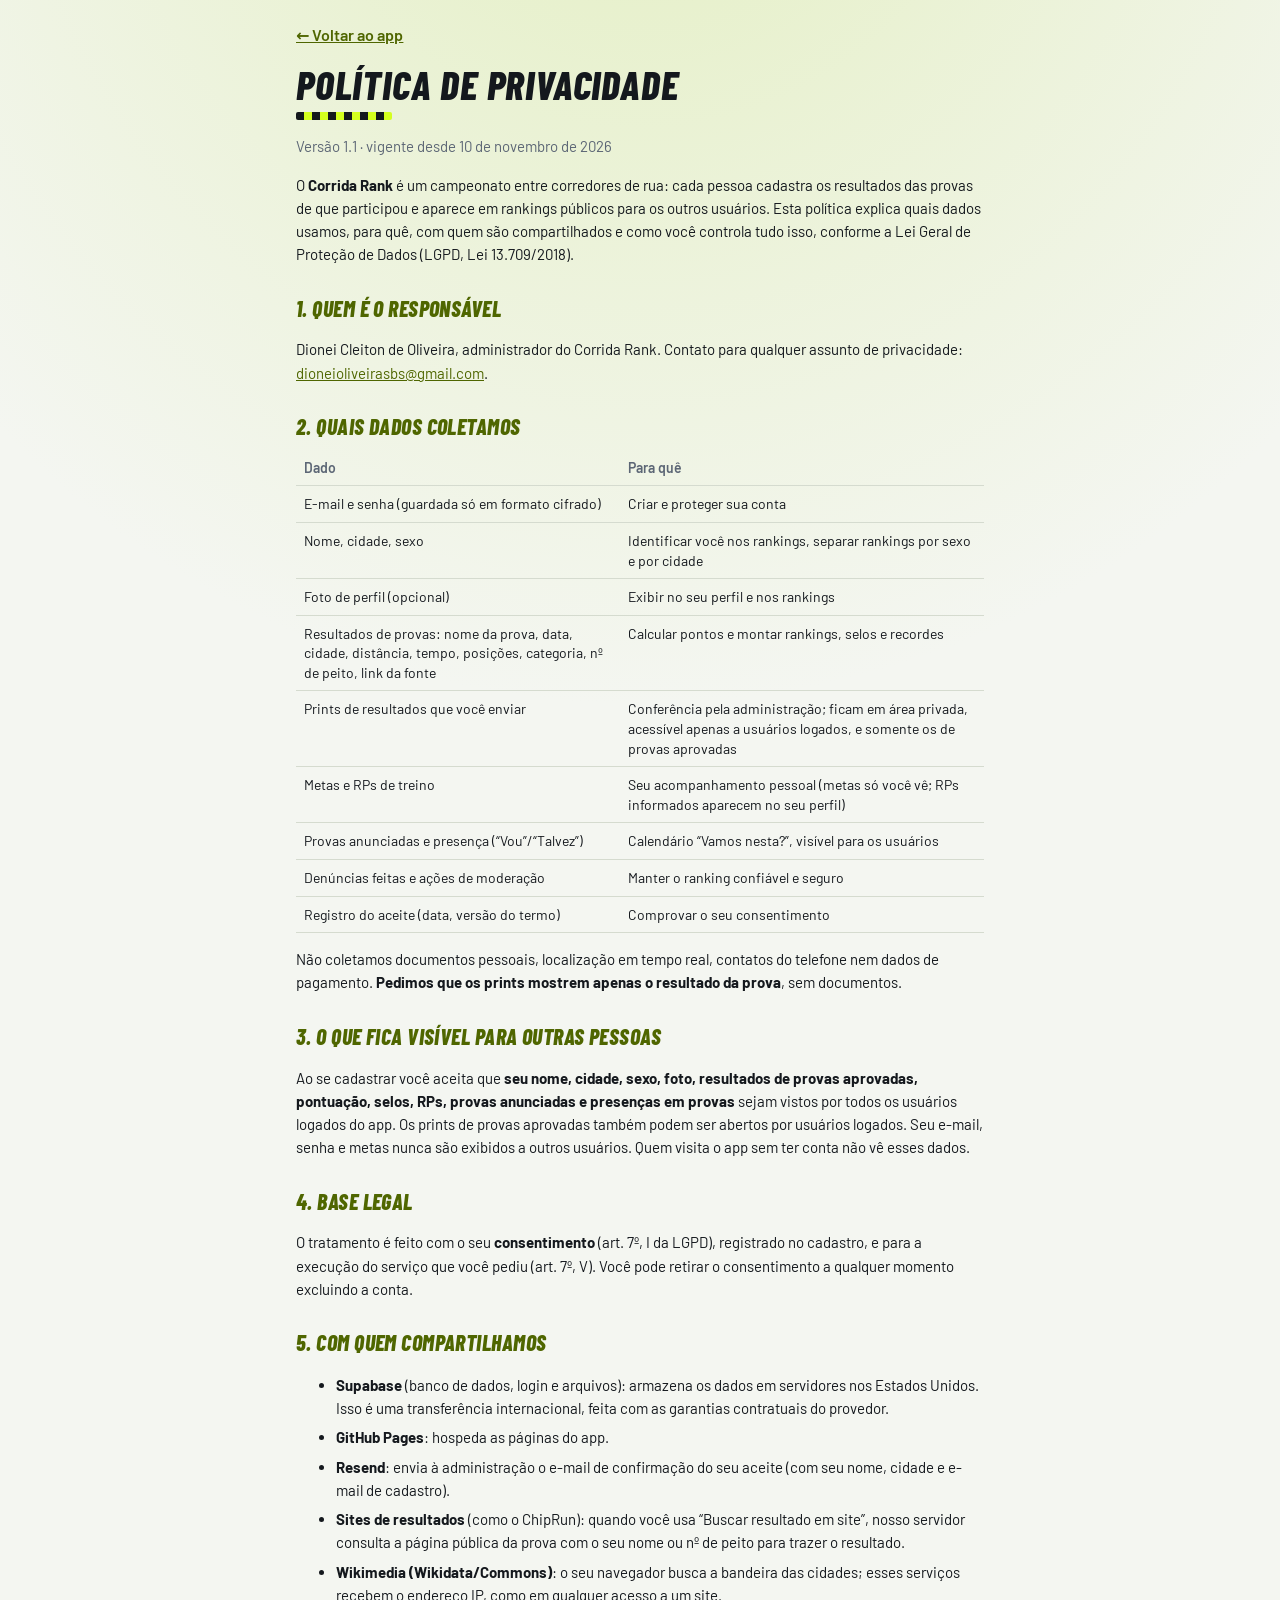
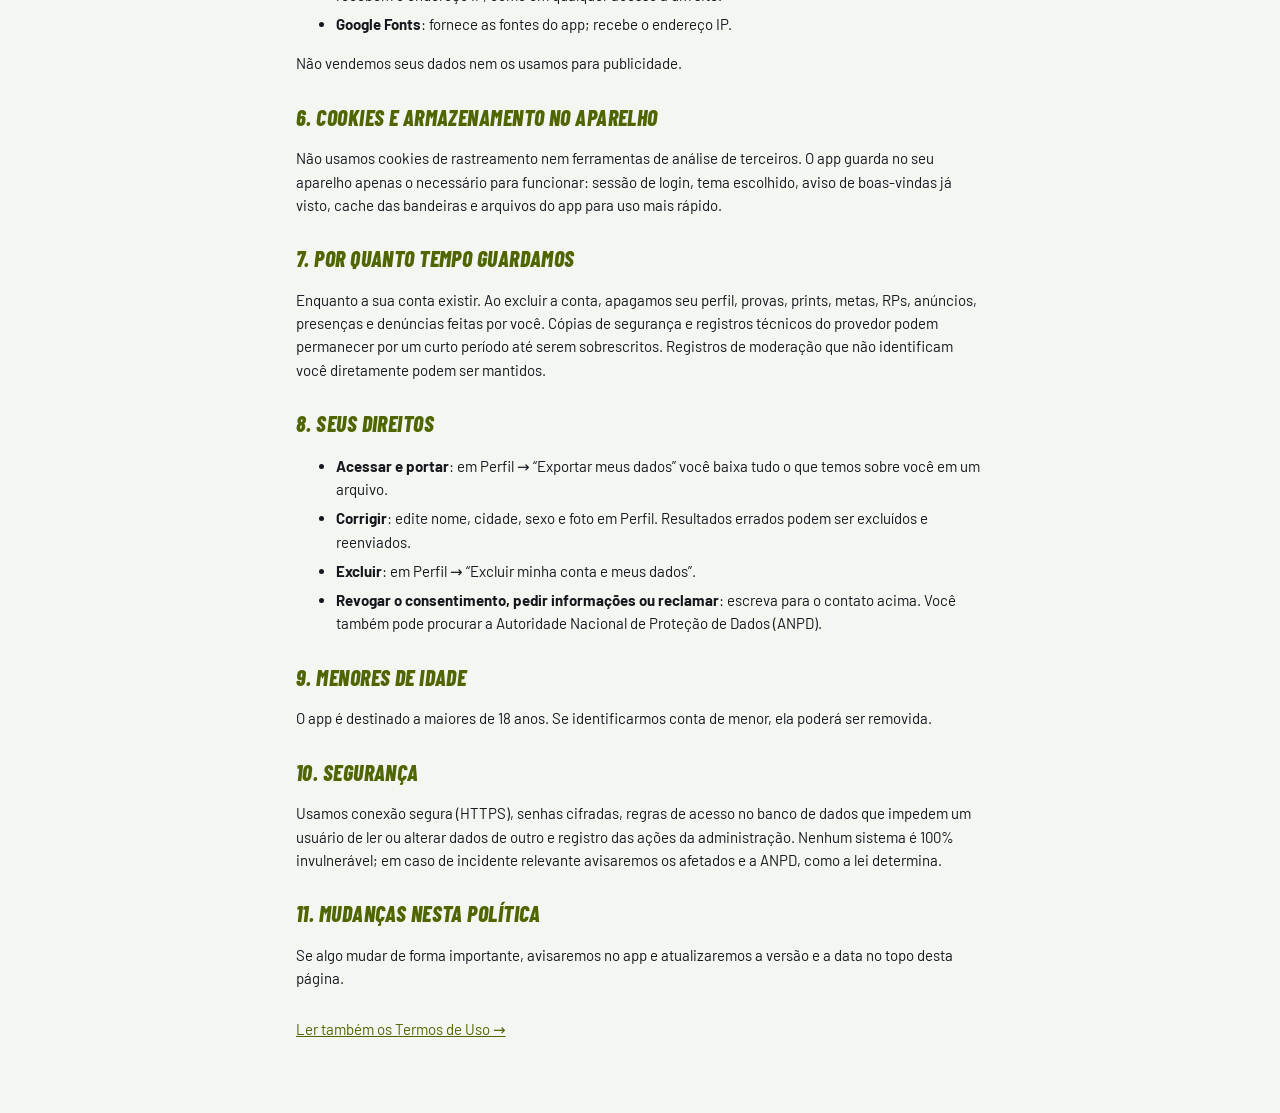
<file: privacidade.html>
<!DOCTYPE html>
<html lang="pt-BR">
<head>
<meta charset="utf-8">
<meta name="viewport" content="width=device-width, initial-scale=1, viewport-fit=cover">
<meta name="theme-color" content="#0c0e11">
<title>Política de Privacidade · Corrida Rank</title>
<link rel="icon" href="icon.svg" type="image/svg+xml">
<link rel="preconnect" href="https://fonts.googleapis.com"><link rel="preconnect" href="https://fonts.gstatic.com" crossorigin>
<link rel="stylesheet" href="https://fonts.googleapis.com/css2?family=Barlow:wght@400;500;600;700&family=Barlow+Condensed:ital,wght@1,700;1,800&display=swap">
<link rel="stylesheet" href="styles.css">
<style>body{padding-bottom:40px}.doc{max-width:720px;margin:0 auto;padding:16px}.doc h2{font-size:22px;margin:26px 0 8px}.doc p,.doc li{font-size:15px;line-height:1.55}.doc li{margin-bottom:6px}.doc table{width:100%;border-collapse:collapse;font-size:14px;margin:8px 0}.doc th,.doc td{text-align:left;padding:8px;border-bottom:1px solid var(--line);vertical-align:top}.doc th{color:var(--muted);font-weight:600}.doc a{color:var(--accent-text,var(--accent))}</style>
</head>
<body>
<main class="doc">
<a class="link" href="./" style="text-align:left;display:block;padding-left:0">← Voltar ao app</a>
<h1>Política de Privacidade</h1>
<p class="sub">Versão 1.1 · vigente desde 10 de novembro de 2026</p>

<p>O <b>Corrida Rank</b> é um campeonato entre corredores de rua: cada pessoa cadastra os resultados das provas de que participou e aparece em rankings públicos para os outros usuários. Esta política explica quais dados usamos, para quê, com quem são compartilhados e como você controla tudo isso, conforme a Lei Geral de Proteção de Dados (LGPD, Lei 13.709/2018).</p>

<h2>1. Quem é o responsável</h2>
<p>Dionei Cleiton de Oliveira, administrador do Corrida Rank. Contato para qualquer assunto de privacidade: <a href="mailto:dioneioliveirasbs@gmail.com">dioneioliveirasbs@gmail.com</a>.</p>

<h2>2. Quais dados coletamos</h2>
<table>
<tr><th>Dado</th><th>Para quê</th></tr>
<tr><td>E-mail e senha (guardada só em formato cifrado)</td><td>Criar e proteger sua conta</td></tr>
<tr><td>Nome, cidade, sexo</td><td>Identificar você nos rankings, separar rankings por sexo e por cidade</td></tr>
<tr><td>Foto de perfil (opcional)</td><td>Exibir no seu perfil e nos rankings</td></tr>
<tr><td>Resultados de provas: nome da prova, data, cidade, distância, tempo, posições, categoria, nº de peito, link da fonte</td><td>Calcular pontos e montar rankings, selos e recordes</td></tr>
<tr><td>Prints de resultados que você enviar</td><td>Conferência pela administração; ficam em área privada, acessível apenas a usuários logados, e somente os de provas aprovadas</td></tr>
<tr><td>Metas e RPs de treino</td><td>Seu acompanhamento pessoal (metas só você vê; RPs informados aparecem no seu perfil)</td></tr>
<tr><td>Provas anunciadas e presença (“Vou”/“Talvez”)</td><td>Calendário “Vamos nesta?”, visível para os usuários</td></tr>
<tr><td>Denúncias feitas e ações de moderação</td><td>Manter o ranking confiável e seguro</td></tr>
<tr><td>Registro do aceite (data, versão do termo)</td><td>Comprovar o seu consentimento</td></tr>
</table>
<p>Não coletamos documentos pessoais, localização em tempo real, contatos do telefone nem dados de pagamento. <b>Pedimos que os prints mostrem apenas o resultado da prova</b>, sem documentos.</p>

<h2>3. O que fica visível para outras pessoas</h2>
<p>Ao se cadastrar você aceita que <b>seu nome, cidade, sexo, foto, resultados de provas aprovadas, pontuação, selos, RPs, provas anunciadas e presenças em provas</b> sejam vistos por todos os usuários logados do app. Os prints de provas aprovadas também podem ser abertos por usuários logados. Seu e-mail, senha e metas nunca são exibidos a outros usuários. Quem visita o app sem ter conta não vê esses dados.</p>

<h2>4. Base legal</h2>
<p>O tratamento é feito com o seu <b>consentimento</b> (art. 7º, I da LGPD), registrado no cadastro, e para a execução do serviço que você pediu (art. 7º, V). Você pode retirar o consentimento a qualquer momento excluindo a conta.</p>

<h2>5. Com quem compartilhamos</h2>
<ul>
<li><b>Supabase</b> (banco de dados, login e arquivos): armazena os dados em servidores nos Estados Unidos. Isso é uma transferência internacional, feita com as garantias contratuais do provedor.</li>
<li><b>GitHub Pages</b>: hospeda as páginas do app.</li>
<li><b>Resend</b>: envia à administração o e-mail de confirmação do seu aceite (com seu nome, cidade e e-mail de cadastro).</li>
<li><b>Sites de resultados</b> (como o ChipRun): quando você usa “Buscar resultado em site”, nosso servidor consulta a página pública da prova com o seu nome ou nº de peito para trazer o resultado.</li>
<li><b>Wikimedia (Wikidata/Commons)</b>: o seu navegador busca a bandeira das cidades; esses serviços recebem o endereço IP, como em qualquer acesso a um site.</li>
<li><b>Google Fonts</b>: fornece as fontes do app; recebe o endereço IP.</li>
</ul>
<p>Não vendemos seus dados nem os usamos para publicidade.</p>

<h2>6. Cookies e armazenamento no aparelho</h2>
<p>Não usamos cookies de rastreamento nem ferramentas de análise de terceiros. O app guarda no seu aparelho apenas o necessário para funcionar: sessão de login, tema escolhido, aviso de boas-vindas já visto, cache das bandeiras e arquivos do app para uso mais rápido.</p>

<h2>7. Por quanto tempo guardamos</h2>
<p>Enquanto a sua conta existir. Ao excluir a conta, apagamos seu perfil, provas, prints, metas, RPs, anúncios, presenças e denúncias feitas por você. Cópias de segurança e registros técnicos do provedor podem permanecer por um curto período até serem sobrescritos. Registros de moderação que não identificam você diretamente podem ser mantidos.</p>

<h2>8. Seus direitos</h2>
<ul>
<li><b>Acessar e portar</b>: em Perfil → “Exportar meus dados” você baixa tudo o que temos sobre você em um arquivo.</li>
<li><b>Corrigir</b>: edite nome, cidade, sexo e foto em Perfil. Resultados errados podem ser excluídos e reenviados.</li>
<li><b>Excluir</b>: em Perfil → “Excluir minha conta e meus dados”.</li>
<li><b>Revogar o consentimento, pedir informações ou reclamar</b>: escreva para o contato acima. Você também pode procurar a Autoridade Nacional de Proteção de Dados (ANPD).</li>
</ul>

<h2>9. Menores de idade</h2>
<p>O app é destinado a maiores de 18 anos. Se identificarmos conta de menor, ela poderá ser removida.</p>

<h2>10. Segurança</h2>
<p>Usamos conexão segura (HTTPS), senhas cifradas, regras de acesso no banco de dados que impedem um usuário de ler ou alterar dados de outro e registro das ações da administração. Nenhum sistema é 100% invulnerável; em caso de incidente relevante avisaremos os afetados e a ANPD, como a lei determina.</p>

<h2>11. Mudanças nesta política</h2>
<p>Se algo mudar de forma importante, avisaremos no app e atualizaremos a versão e a data no topo desta página.</p>

<p style="margin-top:28px"><a href="termos.html">Ler também os Termos de Uso →</a></p>
</main>
</body>
</html>
</file>
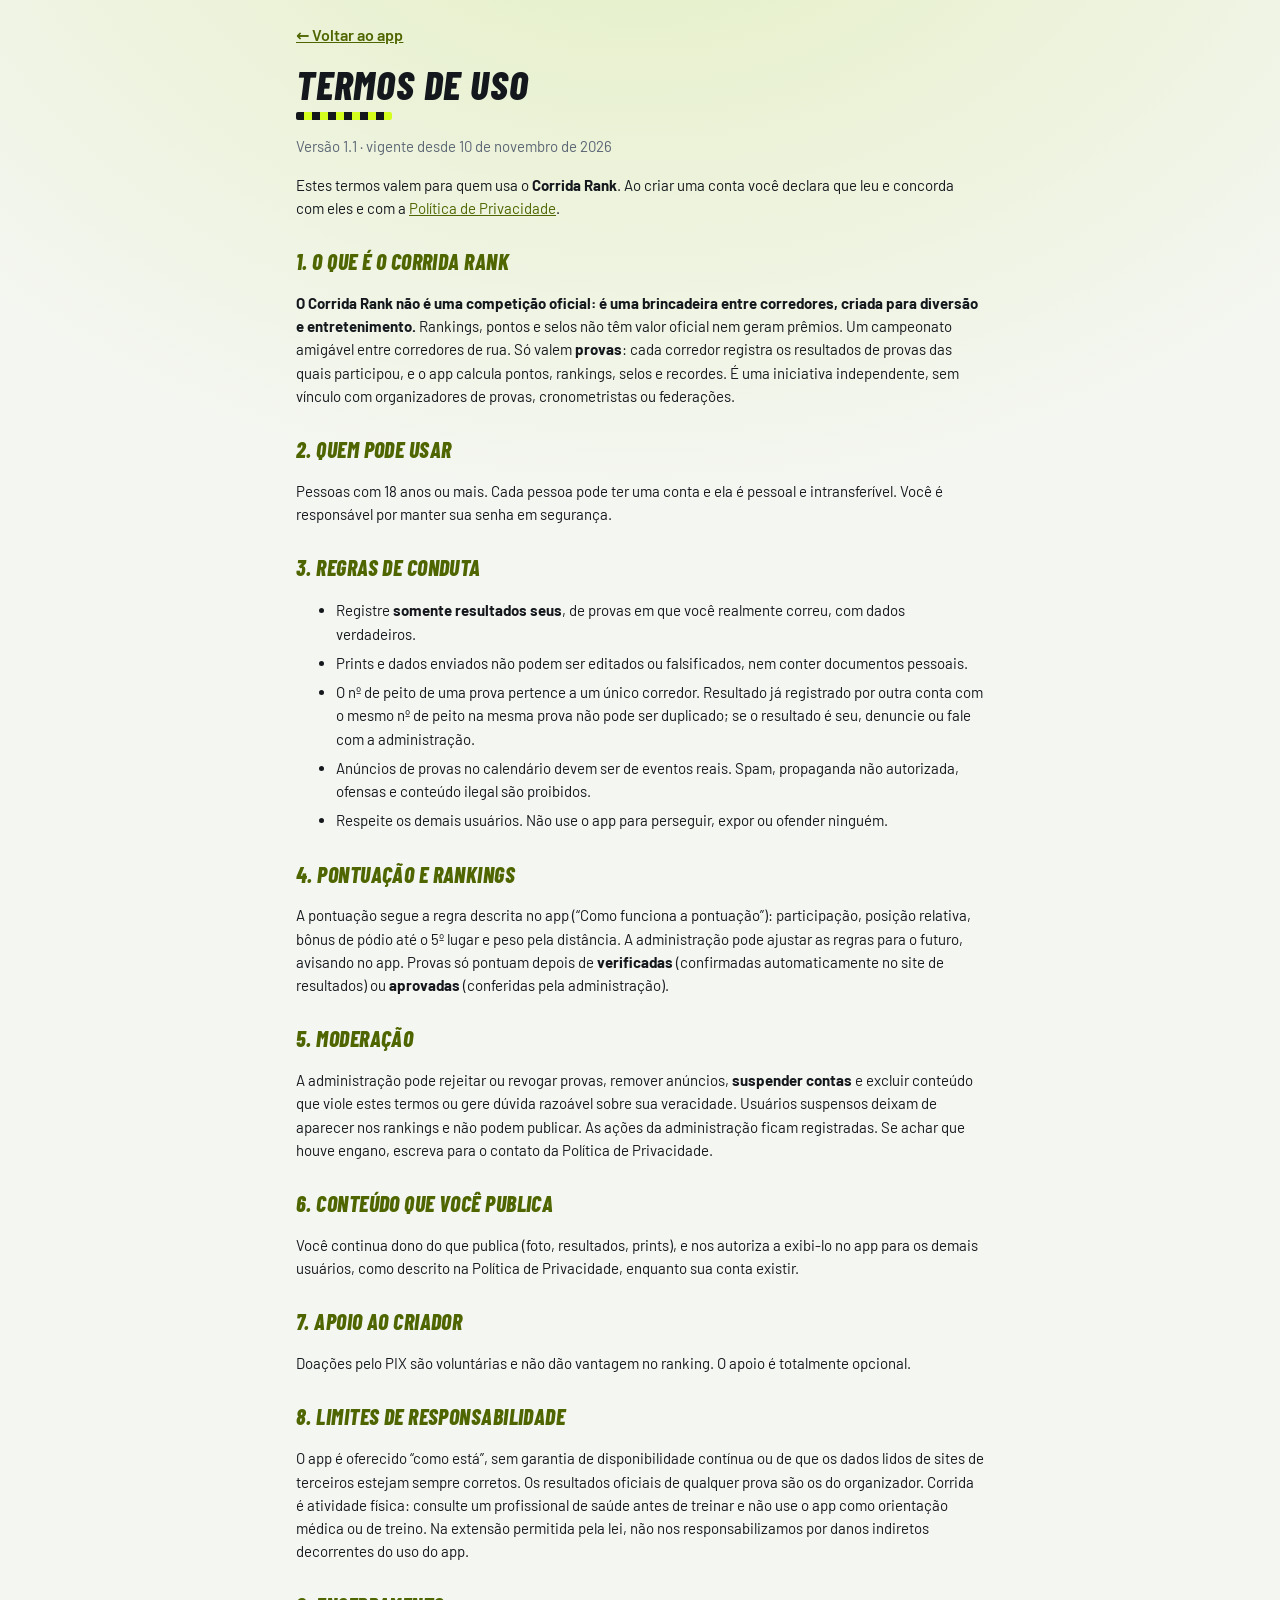
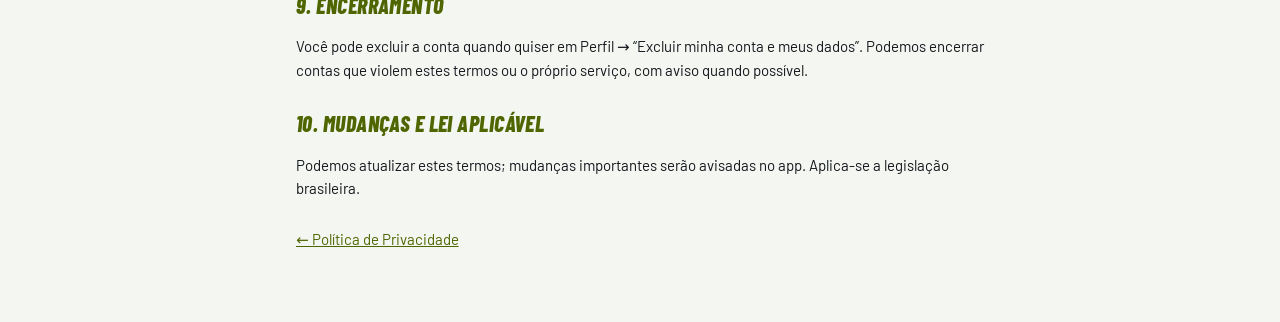
<file: termos.html>
<!DOCTYPE html>
<html lang="pt-BR">
<head>
<meta charset="utf-8">
<meta name="viewport" content="width=device-width, initial-scale=1, viewport-fit=cover">
<meta name="theme-color" content="#0c0e11">
<title>Termos de Uso · Corrida Rank</title>
<link rel="icon" href="icon.svg" type="image/svg+xml">
<link rel="preconnect" href="https://fonts.googleapis.com"><link rel="preconnect" href="https://fonts.gstatic.com" crossorigin>
<link rel="stylesheet" href="https://fonts.googleapis.com/css2?family=Barlow:wght@400;500;600;700&family=Barlow+Condensed:ital,wght@1,700;1,800&display=swap">
<link rel="stylesheet" href="styles.css">
<style>body{padding-bottom:40px}.doc{max-width:720px;margin:0 auto;padding:16px}.doc h2{font-size:22px;margin:26px 0 8px}.doc p,.doc li{font-size:15px;line-height:1.55}.doc li{margin-bottom:6px}.doc a{color:var(--accent-text,var(--accent))}</style>
</head>
<body>
<main class="doc">
<a class="link" href="./" style="text-align:left;display:block;padding-left:0">← Voltar ao app</a>
<h1>Termos de Uso</h1>
<p class="sub">Versão 1.1 · vigente desde 10 de novembro de 2026</p>

<p>Estes termos valem para quem usa o <b>Corrida Rank</b>. Ao criar uma conta você declara que leu e concorda com eles e com a <a href="privacidade.html">Política de Privacidade</a>.</p>

<h2>1. O que é o Corrida Rank</h2>
<p><b>O Corrida Rank não é uma competição oficial: é uma brincadeira entre corredores, criada para diversão e entretenimento.</b> Rankings, pontos e selos não têm valor oficial nem geram prêmios. Um campeonato amigável entre corredores de rua. Só valem <b>provas</b>: cada corredor registra os resultados de provas das quais participou, e o app calcula pontos, rankings, selos e recordes. É uma iniciativa independente, sem vínculo com organizadores de provas, cronometristas ou federações.</p>

<h2>2. Quem pode usar</h2>
<p>Pessoas com 18 anos ou mais. Cada pessoa pode ter uma conta e ela é pessoal e intransferível. Você é responsável por manter sua senha em segurança.</p>

<h2>3. Regras de conduta</h2>
<ul>
<li>Registre <b>somente resultados seus</b>, de provas em que você realmente correu, com dados verdadeiros.</li>
<li>Prints e dados enviados não podem ser editados ou falsificados, nem conter documentos pessoais.</li>
<li>O nº de peito de uma prova pertence a um único corredor. Resultado já registrado por outra conta com o mesmo nº de peito na mesma prova não pode ser duplicado; se o resultado é seu, denuncie ou fale com a administração.</li>
<li>Anúncios de provas no calendário devem ser de eventos reais. Spam, propaganda não autorizada, ofensas e conteúdo ilegal são proibidos.</li>
<li>Respeite os demais usuários. Não use o app para perseguir, expor ou ofender ninguém.</li>
</ul>

<h2>4. Pontuação e rankings</h2>
<p>A pontuação segue a regra descrita no app (“Como funciona a pontuação”): participação, posição relativa, bônus de pódio até o 5º lugar e peso pela distância. A administração pode ajustar as regras para o futuro, avisando no app. Provas só pontuam depois de <b>verificadas</b> (confirmadas automaticamente no site de resultados) ou <b>aprovadas</b> (conferidas pela administração).</p>

<h2>5. Moderação</h2>
<p>A administração pode rejeitar ou revogar provas, remover anúncios, <b>suspender contas</b> e excluir conteúdo que viole estes termos ou gere dúvida razoável sobre sua veracidade. Usuários suspensos deixam de aparecer nos rankings e não podem publicar. As ações da administração ficam registradas. Se achar que houve engano, escreva para o contato da Política de Privacidade.</p>

<h2>6. Conteúdo que você publica</h2>
<p>Você continua dono do que publica (foto, resultados, prints), e nos autoriza a exibi-lo no app para os demais usuários, como descrito na Política de Privacidade, enquanto sua conta existir.</p>

<h2>7. Apoio ao criador</h2>
<p>Doações pelo PIX são voluntárias e não dão vantagem no ranking. O apoio é totalmente opcional.</p>

<h2>8. Limites de responsabilidade</h2>
<p>O app é oferecido “como está”, sem garantia de disponibilidade contínua ou de que os dados lidos de sites de terceiros estejam sempre corretos. Os resultados oficiais de qualquer prova são os do organizador. Corrida é atividade física: consulte um profissional de saúde antes de treinar e não use o app como orientação médica ou de treino. Na extensão permitida pela lei, não nos responsabilizamos por danos indiretos decorrentes do uso do app.</p>

<h2>9. Encerramento</h2>
<p>Você pode excluir a conta quando quiser em Perfil → “Excluir minha conta e meus dados”. Podemos encerrar contas que violem estes termos ou o próprio serviço, com aviso quando possível.</p>

<h2>10. Mudanças e lei aplicável</h2>
<p>Podemos atualizar estes termos; mudanças importantes serão avisadas no app. Aplica-se a legislação brasileira.</p>

<p style="margin-top:28px"><a href="privacidade.html">← Política de Privacidade</a></p>
</main>
</body>
</html>
</file>
<file: styles.css>
:root{color-scheme:dark;--field:#0f1217;--check:#0c0e11;--glow:#1a2210;--accent-text:var(--accent);--bg:#0c0e11;--card:#161a20;--card2:#1d222a;--line:#2a313c;--text:#f3f5f7;--muted:#8d97a8;--accent:#d4ff1e;--on-accent:#10130a;--hot:#ff4d1f;--ok:#37e6a0;--bad:#ff6b5e;
  --display:"Barlow Condensed","Arial Narrow",Impact,sans-serif;--body:"Barlow",system-ui,-apple-system,"Segoe UI",sans-serif}
*{box-sizing:border-box;-webkit-tap-highlight-color:transparent}
body{margin:0;background:var(--bg) radial-gradient(120% 60% at 50% -10%,var(--glow) 0,transparent 60%) no-repeat;color:var(--text);font:16px/1.4 var(--body);padding-bottom:calc(76px + env(safe-area-inset-bottom))}
main{max-width:560px;margin:0 auto;padding:16px}
h1,h2,.display{font-family:var(--display);font-weight:800;font-style:italic;text-transform:uppercase;letter-spacing:.02em}
h1{font-size:34px;line-height:1;margin:10px 0 14px}
h1::after{content:"";display:block;height:8px;width:96px;margin-top:8px;background:repeating-conic-gradient(var(--accent) 0 25%,var(--check) 0 50%) 0 0/16px 16px;border-radius:2px}
h2{font-size:20px;margin:22px 0 8px;color:var(--accent-text)}
.card{background:var(--card);border:1px solid var(--line);border-left:4px solid var(--accent);border-radius:6px 14px 14px 6px;padding:14px;margin-bottom:10px}
.card.center{border-left-width:1px;border-top:4px solid var(--accent);border-radius:14px}
input,select,button{font:inherit;color:var(--text)}
input,select{width:100%;padding:13px;border-radius:10px;border:1px solid var(--line);background:var(--field);margin-bottom:10px;outline:none}
input:focus,select:focus{border-color:var(--accent)}
input::placeholder{color:#5f6978}
.btn{width:100%;padding:14px;border:0;border-radius:10px;background:var(--accent);color:var(--on-accent);font-family:var(--display);font-style:italic;font-weight:800;font-size:19px;text-transform:uppercase;letter-spacing:.04em;cursor:pointer}
.btn:active{transform:translateY(1px)}
.btn.ghost{background:transparent;border:1.5px solid var(--line);color:var(--text)}
.btn:disabled{opacity:.45}
a.btn{color:var(--on-accent)}
.link{background:none;border:0;color:var(--accent-text);padding:8px;cursor:pointer;width:100%;font-weight:600}
.link.inline{display:inline;width:auto;padding:0}
.chips{display:flex;gap:8px;overflow-x:auto;padding-bottom:8px;margin-bottom:4px;scrollbar-width:none}
.chip{flex:none;padding:7px 14px;border-radius:4px;border:1.5px solid var(--line);background:transparent;cursor:pointer;font-family:var(--display);font-weight:700;font-size:16px;text-transform:uppercase;letter-spacing:.05em;color:var(--muted);transform:skewX(-8deg)}
.chip.on{background:var(--accent);border-color:var(--accent);color:var(--on-accent)}
.row{display:flex;align-items:center;gap:12px;padding:10px 4px;border-bottom:1px solid var(--line)}
.row:last-child{border:0}.row.me{background:rgba(212,255,30,.09);border-radius:10px;box-shadow:inset 3px 0 var(--accent)}
.pos{width:34px;text-align:center;font-family:var(--display);font-weight:800;font-style:italic;font-size:24px;color:var(--muted)}
.avatar{width:44px;height:44px;border-radius:50%;object-fit:cover;background:var(--card2);flex:none;display:grid;place-items:center;font-family:var(--display);font-weight:800;font-size:20px;border:2px solid var(--line)}
.grow{flex:1;min-width:0}.name{font-weight:700;white-space:nowrap;overflow:hidden;text-overflow:ellipsis}
.sub{color:var(--muted);font-size:13px}
.val{font-family:var(--display);font-weight:800;font-style:italic;font-size:26px;text-align:right;line-height:1;font-variant-numeric:tabular-nums}
.val .sub{font-family:var(--body);font-style:normal;font-weight:500;margin-top:3px}
.big{width:104px;height:104px;font-size:42px;margin:0 auto 10px;display:grid;border:3px solid var(--accent)}
.center{text-align:center}.err{color:var(--bad);font-size:14px;min-height:20px}
.empty{text-align:center;color:var(--muted);padding:30px 10px}
.link-row{cursor:pointer}

/* pódio */
.podio{display:grid;grid-template-columns:1fr 1.18fr 1fr;gap:8px;align-items:end;margin-bottom:12px}
.pd{background:var(--card);border:1px solid var(--line);border-radius:12px;text-align:center;padding:12px 6px;cursor:pointer;min-width:0}
.pd .avatar{margin:0 auto 6px;width:52px;height:52px}
.pd.p1{padding:18px 6px;border-top:4px solid var(--accent);background:linear-gradient(#202a0d,var(--card))}.pd.p1 .avatar{width:64px;height:64px;border-color:var(--accent)}
.pd.p2{border-top:4px solid #c9d1dc}.pd.p3{border-top:4px solid #d08a4a}
.pd .m{font-size:22px}.pd .name{font-size:14px}.pd .val{text-align:center;font-size:30px;margin-top:4px}.pd.p1 .val{color:var(--accent-text);font-size:36px}
.pd.me{outline:2px solid var(--accent)}

/* peitoral (número da prova) e estatísticas */
.bib{display:inline-block;background:#f6f7f2;color:#111;font-family:var(--display);font-weight:800;font-style:italic;font-size:20px;line-height:1;padding:5px 10px 4px;border-bottom:5px solid var(--hot);border-radius:3px;transform:rotate(-2deg);box-shadow:0 2px 0 #0006}
.provahead{display:flex;justify-content:space-between;align-items:flex-start;gap:10px}
.stats{display:flex;gap:8px;margin:10px 0}.stats>div{flex:1;background:var(--field);border:1px solid var(--line);border-radius:8px;padding:8px 4px;text-align:center;min-width:0}
.stats b{display:block;font-family:var(--display);font-weight:800;font-style:italic;font-size:24px;line-height:1.05;font-variant-numeric:tabular-nums}
.stats span{font-size:11px;color:var(--muted);text-transform:uppercase;letter-spacing:.06em}
.stats .hl b{color:var(--accent-text)}
.badges{display:flex;flex-wrap:wrap;gap:10px;justify-content:center}
.badge{text-align:center;width:78px}.badge div{width:58px;height:58px;margin:0 auto 4px;border-radius:50%;display:grid;place-items:center;font-size:26px;background:radial-gradient(circle at 30% 25%,#3a4a12,#151a0a);border:3px solid var(--accent);box-shadow:0 0 0 3px #0c0e11,0 0 14px #d4ff1e33}
.badge span{font-size:11px;color:var(--muted);line-height:1.1;display:block}
.tag{padding:3px 10px;border-radius:4px;font-size:13px;font-weight:700;border:1.5px solid var(--line);text-transform:uppercase;letter-spacing:.04em}
.tag.aprovada{color:var(--ok);border-color:var(--ok)}.tag.rejeitada{color:var(--bad);border-color:var(--bad)}.tag.pendente{color:#ffc857;border-color:#ffc857}
.grid2{display:grid;grid-template-columns:1fr 1fr;gap:8px}
.termo{background:var(--field);border:1px solid var(--line);border-radius:10px;padding:10px;margin-bottom:10px;font-size:13px}.termo p{margin:6px 0;color:var(--muted)}
.check{display:flex;gap:8px;align-items:flex-start;font-size:14px}.check input{width:auto;margin:3px 0 0;accent-color:var(--accent-text)}
.filebox{display:block;border:2px dashed var(--line);border-radius:10px;padding:14px;text-align:center;margin-bottom:8px;cursor:pointer;font-weight:600}.filebox input{margin:8px 0 0}
.pix{font-weight:700;background:var(--field);border:1px dashed var(--accent);border-radius:10px;padding:12px;margin:10px 0;word-break:break-all}
.feed{margin-bottom:6px}.feed>.row{border:0;padding-bottom:0}

/* tela de entrada */
.hero{text-align:center;padding:26px 0 14px}
.logo{font-family:var(--display);font-weight:800;font-style:italic;text-transform:uppercase;font-size:54px;line-height:.9;letter-spacing:.01em}
.logo b{color:var(--accent-text)}
.hero .sub{margin:10px 0 0;font-size:15px}
.strip{height:14px;margin:16px -16px 0;background:repeating-conic-gradient(var(--text) 0 25%,var(--check) 0 50%) 0 0/28px 28px}

nav{position:fixed;bottom:0;left:0;right:0;display:flex;background:var(--nav,#0a0c0f);border-top:1px solid var(--line);padding-bottom:env(safe-area-inset-bottom)}
nav[hidden]{display:none}
nav button{flex:1;background:none;border:0;padding:10px 0 8px;font-size:20px;color:var(--muted);display:flex;flex-direction:column;align-items:center;cursor:pointer;position:relative}
nav button span{font-family:var(--display);font-weight:700;font-size:13px;text-transform:uppercase;letter-spacing:.08em}
nav button.on{color:var(--accent-text)}nav button.on::before{content:"";position:absolute;top:-1px;left:25%;right:25%;height:3px;background:var(--accent);border-radius:0 0 3px 3px}
#toast{position:fixed;left:50%;bottom:92px;transform:translateX(-50%);background:var(--accent);color:var(--on-accent);font-weight:700;padding:10px 16px;border-radius:6px;opacity:0;transition:.3s;pointer-events:none;max-width:90vw;text-align:center}
#toast.show{opacity:1}

/* selos */
.selos{display:grid;grid-template-columns:repeat(3,1fr);gap:10px}
.selo{text-align:center;min-width:0}
.selo .ring{width:68px;height:68px;margin:0 auto 6px;border-radius:50%;display:grid;place-items:center;font-family:var(--display);font-style:italic;font-weight:800;font-size:26px;border:4px solid var(--line);background:#12161b;color:#5f6978}
.selo .ring.pin{font-size:28px}
.selo b{display:block;font-size:13px;white-space:nowrap;overflow:hidden;text-overflow:ellipsis}
.selo span{font-size:11px;color:var(--muted);text-transform:uppercase;letter-spacing:.05em}
.selo.bronze .ring{border-color:#d08a4a;color:#f1c9a0;background:radial-gradient(circle at 30% 25%,#4a3118,#17110a);box-shadow:0 0 14px #d08a4a44}
.selo.prata .ring{border-color:#dfe5ee;color:#fff;background:radial-gradient(circle at 30% 25%,#4b5562,#171a1f);box-shadow:0 0 14px #dfe5ee44}
.selo.ouro .ring{border-color:#ffd24a;color:#ffe9a3;background:radial-gradient(circle at 30% 25%,#5a4510,#1c1606);box-shadow:0 0 18px #ffd24a66}
.selo.off .ring{border-style:dashed;opacity:.55}.selo.off b{color:var(--muted)}
/* explicação da pontuação */
details.card summary{cursor:pointer;font-family:var(--display);font-style:italic;font-weight:800;font-size:20px;text-transform:uppercase;color:var(--accent-text);list-style:none}
details.card summary::-webkit-details-marker{display:none}details.card summary::after{content:" ▾"}details.card[open] summary::after{content:" ▴"}
.como{font-size:14px;margin-top:10px}.como ol{padding-left:20px;margin:8px 0}.como li{margin-bottom:6px}
.como table{width:100%;border-collapse:collapse;margin:8px 0}.como td{padding:6px 8px;border-bottom:1px solid var(--line)}.como td:last-child{text-align:right;font-family:var(--display);font-style:italic;font-weight:800;font-size:20px;color:var(--accent-text)}
.como h3{font-family:var(--display);font-style:italic;font-weight:800;text-transform:uppercase;font-size:20px;margin:16px 0 8px}
.simout{margin-top:4px}.simrow{display:flex;justify-content:space-between;align-items:center;gap:10px;background:var(--field);border:1px solid var(--line);border-radius:10px;padding:10px 12px;margin-bottom:8px}
.simrow span{display:block;font-size:12px;color:var(--muted)}.simrow b{font-family:var(--display);font-style:italic;font-weight:800;font-size:28px;color:var(--accent-text);white-space:nowrap}

/* minha posição fixa no ranking */
.mebar{position:sticky;top:8px;z-index:5;display:flex;align-items:center;gap:10px;padding:8px 12px;margin-bottom:10px;border-radius:14px;cursor:pointer;
  background:linear-gradient(90deg,#26340a,#161a20);border:2px solid var(--accent);box-shadow:0 8px 22px #000a}
.mebar[hidden]{display:none}
.mebar .avatar{width:40px;height:40px}.mebar .name{font-size:15px}.mebar .sub{font-size:12px}
.mepos{font-family:var(--display);font-style:italic;font-weight:800;font-size:42px;line-height:1;color:var(--accent-text);min-width:56px;text-align:center}.mepos.off{color:var(--muted)}
.mebar .ico{flex:none;width:42px;height:42px;border-radius:10px;border:1.5px solid var(--accent);background:transparent;font-size:18px;cursor:pointer}

.pimg{position:relative}.pdesc{position:absolute;top:8px;left:8px;background:var(--hot);color:#fff;font-weight:800;font-size:12px;padding:2px 7px;border-radius:4px}
.pp small{font-family:var(--body);font-style:normal;font-weight:600;font-size:11px;color:var(--muted);margin-left:5px}.pa{padding:0 10px;font-size:12px;color:var(--muted);text-decoration:line-through}.pv{padding:2px 10px 0;font-size:12px;color:var(--muted)}
.pn{padding:8px 10px 0;font-weight:600;font-size:14px;line-height:1.25;display:-webkit-box;-webkit-line-clamp:2;-webkit-box-orient:vertical;overflow:hidden}
.pp{padding:2px 10px;font-family:var(--display);font-style:italic;font-weight:800;font-size:24px;color:var(--accent-text)}
.pb{padding:4px 10px 10px;font-size:13px;color:var(--muted);font-weight:700;margin-top:auto}

/* busca em site de resultados */
.cand{display:block;width:100%;text-align:left;background:var(--field);border:1.5px solid var(--line);border-radius:10px;padding:10px 12px;margin-bottom:8px;cursor:pointer}
.cand.on{border-color:var(--accent);background:rgba(212,255,30,.08)}
.warn{font-size:12px;color:#ffc857;margin-top:4px}

/* bandeira da cidade no selo */
.selo .ring.flag{padding:0;overflow:hidden;font-size:0;display:grid;place-items:center}
.selo .ring.flag img{width:84%;height:auto;max-height:84%;object-fit:contain;object-position:center;display:block;border-radius:3px;box-shadow:0 0 0 1px #0007}
a.btn.ghost{color:var(--text);text-align:center;text-decoration:none;display:block;padding:14px}
/* resultado confirmado no site */
.okbox{border:2px solid var(--ok);background:rgba(55,230,160,.08);border-radius:12px;padding:12px;margin-top:6px}
.okbox b{color:var(--ok)}
/* editor de enquadramento da foto */
.foto-fundo{position:fixed;inset:0;z-index:60;background:rgba(0,0,0,.82);display:grid;place-items:center;padding:16px}
.foto-caixa{background:var(--card);border:1px solid var(--line);border-radius:16px;padding:16px;width:min(100%,360px);text-align:center}
.foto-tit{font-family:var(--display);font-style:italic;font-weight:800;text-transform:uppercase;font-size:24px;margin-bottom:10px}
.foto-tela{width:min(100%,300px);aspect-ratio:1;border-radius:50%;touch-action:none;cursor:grab;background:#000;display:block;margin:0 auto}
.foto-dica{color:var(--muted);font-size:13px;margin:10px 0 4px}
.foto-zoom{width:100%;margin:6px 0 12px;padding:0;accent-color:var(--accent-text);background:transparent;border:0}
.foto-acoes{display:grid;grid-template-columns:1fr 1fr;gap:8px}

/* metas, RPs e calendário */
.barra{height:10px;background:var(--field);border:1px solid var(--line);border-radius:99px;overflow:hidden;margin:8px 0}
.barra i{display:block;height:100%;background:var(--accent);border-radius:99px;transition:width .4s}
.meta.feita{border-left-color:var(--ok)}.meta.feita .barra i{background:var(--ok)}
.datacal{flex:none;width:54px;text-align:center;background:var(--field);border:1px solid var(--line);border-top:4px solid var(--hot);border-radius:8px;padding:2px 0 4px}
.datacal b{display:block;font-family:var(--display);font-style:italic;font-weight:800;font-size:26px;line-height:1}.datacal span{font-size:11px;color:var(--muted);text-transform:uppercase}
.dists{display:flex;gap:6px;flex-wrap:wrap;margin:8px 0}.dists .bib{font-size:16px;padding:4px 8px 3px}
.quem{display:flex;align-items:center;gap:10px;margin-top:6px}.faces{display:flex}.faces .avatar{width:30px;height:30px;font-size:13px;margin-left:-8px;border:2px solid var(--card)}.faces .avatar:first-child{margin-left:0}
label.chip{cursor:pointer;user-select:none}label.chip.on{background:var(--accent);border-color:var(--accent);color:var(--on-accent)}
button.btn.ghost.on{border-color:var(--accent);color:var(--accent-text)}

/* janelas (modal) */
.modal .modal-txt{width:100%;padding:12px;border-radius:10px;border:1px solid var(--line);background:var(--field);margin-bottom:8px;resize:vertical;font:inherit;color:var(--text)}
.provahead .ico{position:relative;flex:none;width:42px;height:42px;border-radius:10px;border:1.5px solid var(--line);background:transparent;font-size:18px;cursor:pointer}
.dot{position:absolute;top:-6px;right:-6px;min-width:18px;height:18px;border-radius:9px;background:var(--bad,#ff4d4d);color:#fff;font-size:11px;line-height:18px;text-align:center;padding:0 4px}

/* Tema claro: automático pelo aparelho, ou escolhido em Perfil */
:root[data-theme=light]{color-scheme:light;--bg:#f4f6f1;--card:#ffffff;--card2:#eef1ea;--line:#d5dbcf;--text:#14181d;--muted:#5c6675;--accent-text:#4f6600;--hot:#e03e0f;--ok:#0f9d6a;--bad:#d6382b;--field:#f0f3ec;--check:#14181d;--glow:#e3efc0;--nav:#ffffff}
@media (prefers-color-scheme:light){:root:not([data-theme=dark]){color-scheme:light;--bg:#f4f6f1;--card:#ffffff;--card2:#eef1ea;--line:#d5dbcf;--text:#14181d;--muted:#5c6675;--accent-text:#4f6600;--hot:#e03e0f;--ok:#0f9d6a;--bad:#d6382b;--field:#f0f3ec;--check:#14181d;--glow:#e3efc0;--nav:#ffffff}}
:root[data-theme=light] input::placeholder{color:#8a93a1}
.qr{display:flex;flex-direction:column;align-items:center;gap:6px;margin:14px 0 4px}.qr svg{border-radius:10px;border:1px solid var(--line)}

/* Campos do simulador com descrição */
.fld{display:flex;flex-direction:column;gap:2px;min-width:0}
.fld span{font-weight:700;font-size:14px}
.fld small{color:var(--muted);font-size:12px;line-height:1.3;margin-bottom:4px;flex:1}
.fld input,.fld select{margin-bottom:0}
#sOut{margin-top:10px}
.aviso-fun{background:var(--card2);border:1px dashed var(--line);border-radius:10px;padding:10px 12px;margin:10px 0;font-size:13px;line-height:1.45;color:var(--muted)}
.aviso-fun b{color:var(--text)}

/* Versão para computador (monitor): menu lateral e área de conteúdo mais larga */
@media (min-width:960px){
  body{padding-bottom:0}
  body:has(nav:not([hidden])){padding-left:230px}
  nav{top:0;bottom:0;right:auto;width:230px;flex-direction:column;justify-content:flex-start;gap:4px;padding:78px 12px 16px;border-top:0;border-right:1px solid var(--line)}
  nav::before{content:"Corrida Rank";position:absolute;top:22px;left:20px;font-family:var(--display);font-weight:800;font-style:italic;text-transform:uppercase;font-size:26px;line-height:1;color:var(--text)}
  nav button{flex:none;flex-direction:row;justify-content:flex-start;gap:12px;padding:12px 14px;border-radius:10px;font-size:22px}
  nav button span{font-size:16px}
  nav button:hover{background:var(--card2)}
  nav button.on{background:var(--card2)}
  nav button.on::before{top:20%;bottom:20%;left:0;right:auto;width:4px;height:auto;border-radius:0 3px 3px 0}
  main{max-width:1040px;padding:28px 40px 48px}
  h1{font-size:40px}
  .chips{flex-wrap:wrap;overflow:visible}
  .podio{max-width:640px;margin-inline:auto}
  .mebar{top:0}
  .stats{max-width:640px}
  .modal,.foto-caixa{max-width:560px}
}
@media (min-width:1280px){
  main{max-width:1180px}
  .card.evento,.feed{break-inside:avoid}
}
</file>
